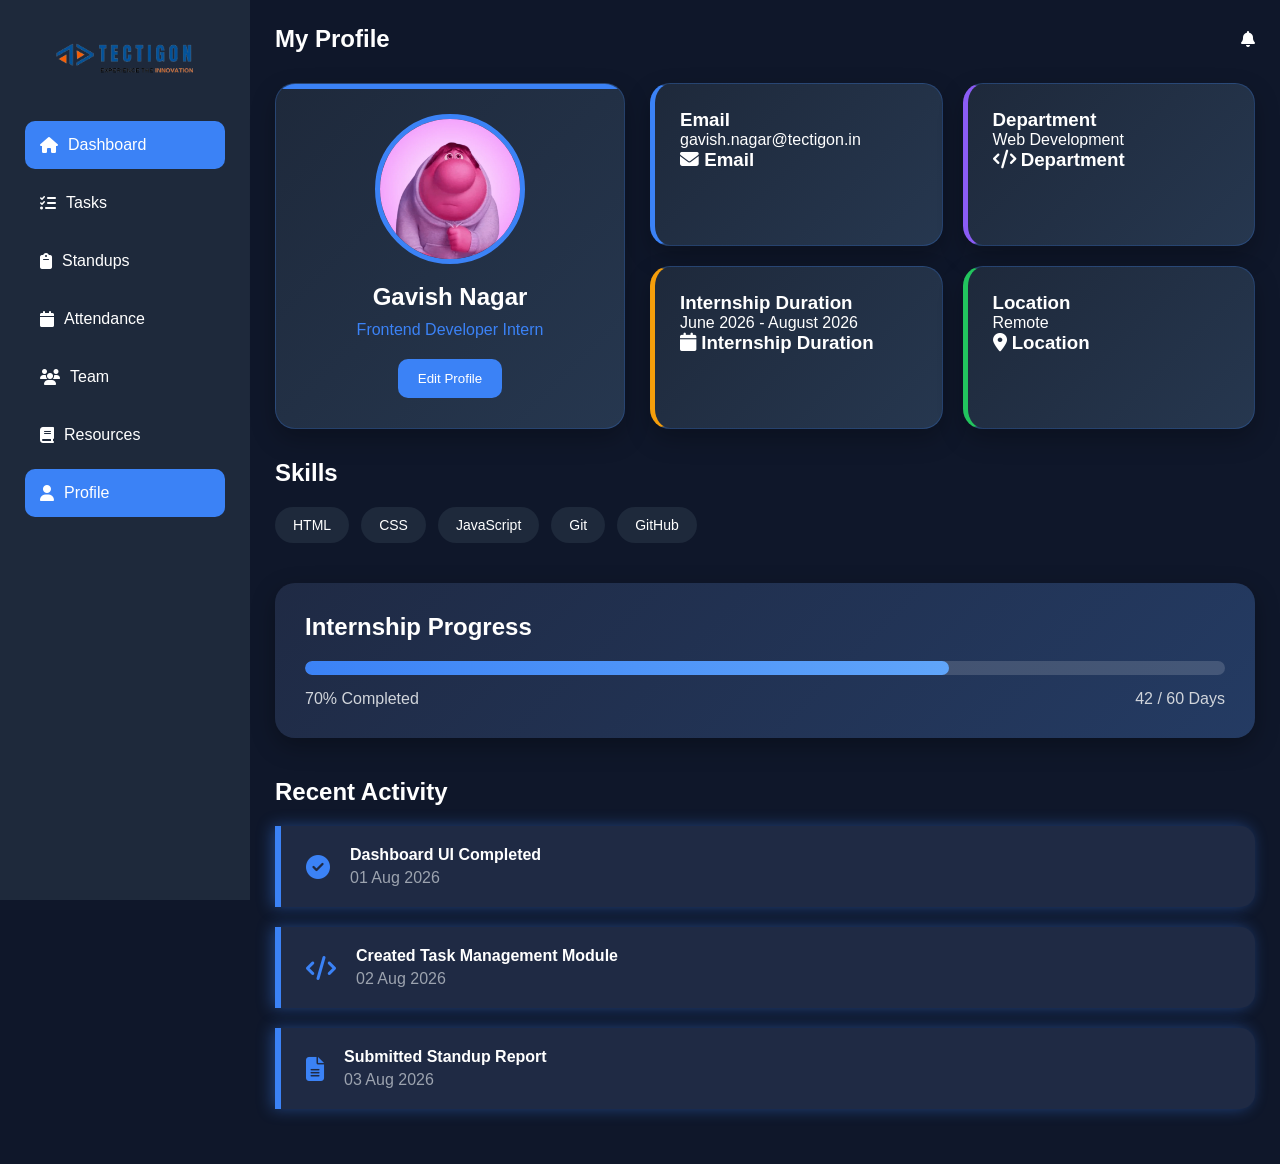
<file: profile.html>
<!DOCTYPE html>
<html lang="en">

<head>
    <meta charset="UTF-8">
    <meta name="viewport" content="width=device-width, initial-scale=1.0">
    <title>Profile - Tectigon Intern Hub</title>

    <link rel="stylesheet" href="css/style.css">

    <link rel="stylesheet" href="https://cdnjs.cloudflare.com/ajax/libs/font-awesome/6.5.1/css/all.min.css">
</head>

<body>

    <div class="container">

        <!-- Sidebar -->

        <aside class="sidebar">
            <div class="logo-section">
            <a href="index.html">
                <img src="images/image.png" alt="Tectigon Logo">
            </a>
            </div>            

            <!-- <div class="logo-section">
                <img src="images/image.png" alt="Tectigon Logo">
            </div> -->

            <ul>

                <li>
                    <a href="index.html">
                        <i class="fa-solid fa-house"></i>
                        Dashboard
                    </a>
                </li>

                <li>
                    <a href="tasks.html">
                        <i class="fa-solid fa-list-check"></i>
                        Tasks
                    </a>
                </li>

                <li>
                    <a href="standups.html">
                        <i class="fa-solid fa-clipboard"></i>
                        Standups
                    </a>
                </li>

                <li>
                    <a href="attendance.html">
                        <i class="fa-solid fa-calendar"></i>
                        Attendance
                    </a>
                </li>

                <li>
                    <a href="team.html">
                        <i class="fa-solid fa-users"></i>
                        Team
                    </a>
                </li>

                <li>
                    <a href="resources.html">
                        <i class="fa-solid fa-book"></i>
                        Resources
                    </a>
                </li>

                <li class="active">
                    <a href="profile.html">
                        <i class="fa-solid fa-user"></i>
                        Profile
                    </a>
                </li>

            </ul>

        </aside>

        <!-- Main Content -->

        <main class="main-content">

            <nav class="navbar">

                <h2>My Profile</h2>

                <div class="nav-right">
                    <i class="fa-solid fa-bell"></i>
                </div>

            </nav>

            <!-- Profile Section -->

            <section class="profile-container">

                <div class="profile-card">

                    <img src="images/mee.png" alt="Gavish" class="profile-avatar">

                    <h2>Gavish Nagar</h2>

                    <p class="profile-role">
                        Frontend Developer Intern
                    </p>

                    <button class="edit-btn">
                        Edit Profile
                    </button>

                </div>

                <div class="profile-info">

                    <div class="info-card email-card">

                        <h3>Email</h3>

                        <p>gavish.nagar@tectigon.in</p>
                        <h3>
                            <i class="fa-solid fa-envelope"></i>
                            Email
                        </h3>
                    </div>

                    <div class="info-card department-card">

                        <h3>Department</h3>

                        <p>Web Development</p>
                        <h3>
                            <i class="fa-solid fa-code"></i>
                            Department
                        </h3>
                    </div>

                    <div class="info-card duration-card">

                        <h3>Internship Duration</h3>

                        <p>June 2026 - August 2026</p>
                        <h3>
                            <i class="fa-solid fa-calendar"></i>
                            Internship Duration
                        </h3>
                    </div>

                    <div class="info-card location-card">

                        <h3>Location</h3>

                        <p>Remote</p>
                        <h3>
                            <i class="fa-solid fa-location-dot"></i>
                            Location
                        </h3>

                    </div>

                </div>

            </section>

            <!-- Skills -->

            <section class="skills-section">

                <h2>Skills</h2>

                <div class="skills-container">

                    <span class="skill-tag">HTML</span>

                    <span class="skill-tag">CSS</span>

                    <span class="skill-tag">JavaScript</span>

                    <span class="skill-tag">Git</span>

                    <span class="skill-tag">GitHub</span>

                </div>

            </section>

            <!-- Progress -->

            <section class="progress-card">

                <h2>Internship Progress</h2>

                <div class="progress-bar">
                    <div class="progress-fill"></div>
                </div>

                <div class="progress-text">
                    <span>70% Completed</span>
                    <span>42 / 60 Days</span>
                </div>

            </section>
            <section class="activity-section">

                <h2>Recent Activity</h2>

                <div class="activity-card">
                    <i class="fa-solid fa-circle-check"></i>

                    <div>
                        <h4>Dashboard UI Completed</h4>
                        <p>01 Aug 2026</p>
                    </div>
                </div>

                <div class="activity-card">
                    <i class="fa-solid fa-code"></i>

                    <div>
                        <h4>Created Task Management Module</h4>
                        <p>02 Aug 2026</p>
                    </div>
                </div>

                <div class="activity-card">
                    <i class="fa-solid fa-file-lines"></i>

                    <div>
                        <h4>Submitted Standup Report</h4>
                        <p>03 Aug 2026</p>
                    </div>
                </div>

            </section>

            <!-- Activity -->

            <section class="attendance-records">





            </section>

        </main>

    </div>


    <script src="js/script.js"></script>

</body>

</html>
</file>
<file: css/style.css>
* {
    margin: 0;
    padding: 0;
    box-sizing: border-box;
    font-family: 'Segoe UI', sans-serif;
}

body {
    background: #0f172a;
    color: white;
}

.container {
    display: flex;
    min-height: 100vh;
}



.sidebar {
    width: 250px;
    height: 100vh;
    background: #1e293b;
    padding: 25px;
    min-height: 100vh;
    position: sticky;
    top: 0;
}

.sidebar h2 {
    margin-bottom: 40px;
}

.sidebar ul {
    list-style: none;
}

.sidebar ul li {
    padding: 15px;
    margin-bottom: 10px;
    cursor: pointer;
    border-radius: 10px;
    transition: 0.3s;
}

.sidebar ul li:hover {
    background: #3b82f6;
    transform: translateX(5px);
}



.main-content {
    flex: 1;
    padding: 25px;
}

.navbar {
    display: flex;
    justify-content: space-between;
    align-items: center;
}

.nav-right {
    display: flex;
    gap: 20px;
    align-items: center;
}

.nav-right img {
    border-radius: 50%;
}



.cards {
    display: grid;
    grid-template-columns:
        repeat(auto-fit, minmax(200px, 1fr));

    gap: 20px;
    margin-top: 30px;
}

.card {
    background: #1e293b;
    padding: 25px;
    border-radius: 15px;
    transition: 0.3s;
}

.card:hover {
    transform: translateY(-5px);
}

.card h2 {
    color: #3b82f6;
}


.recent-tasks {
    margin-top: 40px;
}

table {
    width: 100%;
    margin-top: 20px;
    border-collapse: collapse;
}

th,
td {
    padding: 15px;
    text-align: left;
}

tr {
    border-bottom: 1px solid #334155;
}

.hero-banner {
    margin-top: 20px;
    padding: 30px;
    border-radius: 20px;

    display: flex;
    justify-content: space-between;
    align-items: center;

    background: linear-gradient(135deg,
            #2563eb,
            #1e40af);
}

.hero-btn {
    padding: 12px 24px;
    border: none;
    border-radius: 10px;
    cursor: pointer;
    font-weight: bold;
}

.card {
    background: #1e293b;
    border-radius: 20px;
    padding: 25px;

    transition: 0.3s;

    box-shadow:
        0 10px 25px rgba(0, 0, 0, 0.2);
}

.card:hover {
    transform: translateY(-8px);
}

.dashboard-grid {
    margin-top: 30px;

    display: grid;

    grid-template-columns:
        1fr 1fr;

    gap: 20px;
}

.attendance-card,
.meeting-card {
    background: #1e293b;
    padding: 25px;
    border-radius: 20px;
}

.recent-task-card,
.announcement-card {
    background: #1e293b;
    padding: 25px;
    border-radius: 20px;
}

.task-item {
    display: flex;
    justify-content: space-between;

    margin-top: 15px;

    padding: 15px;

    background: #0f172a;

    border-radius: 10px;
}

.completed {
    color: #22c55e;
}

.pending {
    color: #f59e0b;
}

.sidebar ul li:first-child {
    background: #3b82f6;
}

.search-box {
    width: 300px;
    padding: 12px;

    border: none;

    border-radius: 10px;

    background: #1e293b;
    color: white;
}

.task-grid {
    margin-top: 30px;

    display: grid;
    grid-template-columns:
        repeat(auto-fit, minmax(300px, 1fr));

    gap: 20px;
}

.task-card {
    background: #1e293b;
    padding: 20px;
    border-radius: 20px;

    transition: .3s;
}

.task-card:hover {
    transform: translateY(-5px);
}

.completed {
    color: #22c55e;
}

.pending {
    color: #f59e0b;
}

.task-controls {
    margin-top: 30px;

    display: flex;
    justify-content: space-between;
    gap: 20px;
}

#searchBox {
    flex: 1;

    padding: 12px;

    border: none;
    border-radius: 12px;

    background: #1e293b;
    color: white;
}

#addTaskBtn {
    padding: 12px 20px;

    border: none;
    border-radius: 12px;

    background: #3b82f6;
    color: white;

    cursor: pointer;
}

.filters {
    margin-top: 20px;

    display: flex;
    gap: 10px;
}

.filter-btn {
    padding: 10px 20px;

    border: none;

    border-radius: 10px;

    background: #1e293b;
    color: white;

    cursor: pointer;
}

.active-filter {
    background: #3b82f6;
}

.task-grid {
    margin-top: 30px;

    display: grid;

    grid-template-columns:
        repeat(auto-fit, minmax(300px, 1fr));

    gap: 20px;
}

.task-card {

    background: #1e293b;

    padding: 25px;

    border-radius: 20px;

    transition: .3s;
}

.task-card:hover {

    transform: translateY(-8px);

}

.task-card p {

    margin-top: 10px;

    color: #94a3b8;
}

.completed {

    display: inline-block;

    margin-top: 15px;

    color: #22c55e;

    font-weight: bold;
}

.pending {

    display: inline-block;

    margin-top: 15px;

    color: #f59e0b;

    font-weight: bold;
}

/* ACTIVE SIDEBAR */

.active {
    background: #3b82f6;
}

/* TASK CONTROLS */

.task-controls {
    margin-top: 30px;
    display: flex;
    gap: 20px;
}

#searchBox {
    flex: 1;
    padding: 12px;
    border: none;
    border-radius: 12px;
    background: #1e293b;
    color: white;
}

#addTaskBtn {
    padding: 12px 20px;
    border: none;
    border-radius: 12px;
    background: #3b82f6;
    color: white;
    cursor: pointer;
}

/* FILTERS */

.filters {
    margin-top: 20px;
    display: flex;
    gap: 10px;
}

.filter-btn {
    padding: 10px 20px;
    border: none;
    border-radius: 10px;
    background: #1e293b;
    color: white;
    cursor: pointer;
}

.active-filter {
    background: #3b82f6;
}

/* TASK GRID */

.task-grid {
    margin-top: 30px;

    display: grid;

    grid-template-columns:
        repeat(auto-fit, minmax(300px, 1fr));

    gap: 20px;
}

/* TASK CARD */

.task-card {
    background: #1e293b;
    padding: 25px;
    border-radius: 20px;
    transition: .3s;
}

.task-card:hover {
    transform: translateY(-8px);
}

.task-card p {
    margin-top: 10px;
    color: #94a3b8;
}

/* STATUS */

.completed {
    display: inline-block;
    margin-top: 15px;
    color: #22c55e;
    font-weight: bold;
}

.pending {
    display: inline-block;
    margin-top: 15px;
    color: #f59e0b;
    font-weight: bold;
}

.active {
    background: #3b82f6;
    border-radius: 10px;
}

.standup-container {

    margin-top: 30px;

    background: #1e293b;

    padding: 30px;

    border-radius: 20px;

    display: flex;

    flex-direction: column;

    gap: 15px;
}

.standup-container textarea {

    min-height: 120px;

    resize: none;

    border: none;

    border-radius: 12px;

    background: #0f172a;

    color: white;

    padding: 15px;
}

.submit-btn {

    width: 200px;

    padding: 12px;

    border: none;

    border-radius: 12px;

    background: #3b82f6;

    color: white;

    cursor: pointer;
}

.submit-btn:hover {

    opacity: .9;
}

.last-standup {

    margin-top: 20px;

    background: #0f172a;

    padding: 20px;

    border-radius: 15px;
}

/* STANDUP PAGE */

.standup-container {
    margin-top: 30px;
    background: #1e293b;
    padding: 30px;
    border-radius: 20px;

    display: flex;
    flex-direction: column;
    gap: 15px;
}

.standup-container h2 {
    margin-bottom: 10px;
}

.standup-container label {
    font-weight: 600;
}

.standup-container textarea {
    min-height: 120px;

    background: #0f172a;

    border: none;

    border-radius: 12px;

    padding: 15px;

    color: white;

    resize: none;
}

.submit-btn {
    margin-top: 10px;

    width: 220px;

    padding: 12px;

    border: none;

    border-radius: 12px;

    background: #3b82f6;

    color: white;

    font-size: 15px;

    cursor: pointer;

    transition: .3s;
}

.submit-btn:hover {
    transform: translateY(-2px);
}

.last-standup {
    margin-top: 30px;
}

.standup-card {
    margin-top: 15px;

    background: #1e293b;

    padding: 25px;

    border-radius: 20px;
}

.standup-card h4 {
    color: #3b82f6;
    margin-top: 15px;
}

.standup-card p {
    color: #94a3b8;
    margin-top: 8px;
}

.sidebar a {
    text-decoration: none;
    color: white;
    display: flex;
    align-items: center;
    gap: 10px;
}

.active {
    background: #3b82f6;
}

/* ATTENDANCE PAGE */

.attendance-container {
    margin-top: 30px;

    display: grid;

    grid-template-columns:
        repeat(auto-fit, minmax(350px, 1fr));

    gap: 20px;
}

.attendance-card {
    background: #1e293b;
    padding: 25px;
    border-radius: 20px;
}

.calendar-section {
    margin-top: 30px;
}

.calendar {
    margin-top: 20px;

    display: grid;

    grid-template-columns:
        repeat(7, 1fr);

    gap: 10px;
}

.day {
    height: 50px;

    display: flex;

    align-items: center;

    justify-content: center;

    border-radius: 10px;

    font-weight: bold;
}

.present {
    background: #22c55e;
    color: white;
}

.absent {
    background: #ef4444;
    color: white;
}

.attendance-records {
    margin-top: 30px;
}

.present-text {
    color: #22c55e;
    font-weight: bold;
}

.absent-text {
    color: #ef4444;
    font-weight: bold;
}

.progress {
    width: 100%;
    height: 12px;
    background: #334155;
    border-radius: 20px;
    margin: 20px 0;
}

.progress-fill {
    width: 92%;
    height: 100%;
    background: #3b82f6;
    border-radius: 20px;
}

/* ========================= */
/* TEAM PAGE */
/* ========================= */

.team-grid {

    margin-top: 30px;

    display: grid;

    grid-template-columns:
        repeat(auto-fit, minmax(280px, 1fr));

    gap: 20px;
}

.member-card {

    background: #1e293b;

    padding: 25px;

    border-radius: 20px;

    text-align: center;

    transition: .3s;

    box-shadow:
        0 8px 25px rgba(0, 0, 0, 0.2);
}

.member-card:hover {

    transform: translateY(-8px);
}

.member-card img {

    width: 100px;

    height: 100px;

    border-radius: 50%;

    object-fit: cover;

    margin-bottom: 15px;
}

.member-card h3 {

    margin-bottom: 8px;
}

.role {

    color: #3b82f6;

    font-weight: 600;

    margin-bottom: 15px;
}

.skills {

    display: flex;

    justify-content: center;

    flex-wrap: wrap;

    gap: 8px;
}

.skills span {

    background: #0f172a;

    padding: 8px 12px;

    border-radius: 20px;

    font-size: 13px;
}

/* ========================= */
/* RESOURCES PAGE */
/* ========================= */

.resource-controls {

    margin-top: 30px;
}

.resource-search {

    width: 100%;

    padding: 15px;

    border: none;

    border-radius: 12px;

    background: #1e293b;

    color: white;

    font-size: 15px;
}

.resource-grid {

    margin-top: 30px;

    display: grid;

    grid-template-columns:
        repeat(auto-fit, minmax(280px, 1fr));

    gap: 20px;
}

.resource-card {

    background: #1e293b;

    padding: 25px;

    border-radius: 20px;

    transition: .3s;

    box-shadow:
        0 8px 25px rgba(0, 0, 0, 0.2);
}

.resource-card:hover {

    transform: translateY(-8px);
}

.resource-icon {

    font-size: 42px;

    color: #3b82f6;

    margin-bottom: 15px;
}

.resource-card h3 {

    margin-bottom: 10px;
}

.resource-card p {

    color: #94a3b8;

    line-height: 1.6;
}

.resource-card button {

    margin-top: 20px;

    padding: 10px 18px;

    border: none;

    border-radius: 10px;

    background: #3b82f6;

    color: white;

    cursor: pointer;

    transition: .3s;
}

.resource-card button:hover {

    opacity: .9;
}

/* ========================= */
/* PROFILE PAGE */
/* ========================= */

.profile-container {

    margin-top: 30px;

    display: grid;

    grid-template-columns: 350px 1fr;

    gap: 25px;
}

.profile-card {

    background: #1e293b;

    padding: 30px;

    border-radius: 20px;

    text-align: center;
}

.profile-card img {

    width: 150px;

    height: 150px;

    object-fit: cover;

    border-radius: 50%;

    border: 5px solid #3b82f6;
}

.profile-role {

    color: #3b82f6;

    margin-top: 10px;
}

.edit-btn {

    margin-top: 20px;

    padding: 12px 20px;

    border: none;

    border-radius: 10px;

    background: #3b82f6;

    color: white;

    cursor: pointer;
}

.profile-info {

    display: grid;

    grid-template-columns:
        repeat(auto-fit, minmax(250px, 1fr));

    gap: 20px;
}

.info-card {

    background: #1e293b;

    padding: 25px;

    border-radius: 20px;

}

.skills-section {

    margin-top: 30px;
}

.profile-progress-fill {

    width: 70%;

    height: 100%;

    background: #3b82f6;

    border-radius: 20px;
}

.card-link {
    text-decoration: none;
    color: white;
}

.card {
    cursor: pointer;
    transition: 0.3s;
}

.card:hover {
    transform: translateY(-8px);
    box-shadow: 0 10px 25px rgba(59, 130, 246, 0.25);
}

.filter-btn {
    padding: 10px 20px;
    border: none;
    border-radius: 10px;
    cursor: pointer;
    transition: 0.3s;
}

.active-filter {
    background: #3b82f6;
    color: white;
}

.resource-btn {

    background: #3b82f6;

    color: white;

    border: none;

    padding: 12px 20px;

    border-radius: 10px;

    cursor: pointer;

    transition: 0.3s;
}

.resource-btn:hover {

    transform: translateY(-3px);

    background: #2563eb;
}

.logo-section {

    display: flex;

    align-items: center;

    gap: 12px;

    margin-bottom: 40px;
}

.logo-section img {

    width: 120px;

    height: auto;

    object-fit: contain;

}

.logo-section img {

    width: 180px;

    height: auto;

}

.logo-section {

    display: flex;

    justify-content: center;

    align-items: center;

    margin-bottom: 40px;

    padding-top: 10px;
}

.logo-section img {

    width: 150px;

    height: auto;
}

.team-card {

    transition: 0.3s;
}

.team-card:hover {

    transform: translateY(-8px);

    box-shadow: 0 0 25px rgba(59, 130, 246, .3);
}

.profile-avatar {
    width: 120px;
    height: 120px;
    border-radius: 50%;
    object-fit: cover;
    border: 4px solid #3b82f6;
    margin-bottom: 15px;
}

.skills-container {
    display: flex;
    flex-wrap: wrap;
    gap: 12px;
    margin: 20px 0;
}

.skill-tag {
    background: #1e293b;
    color: white;
    padding: 10px 18px;
    border-radius: 25px;
    font-size: 14px;
    font-weight: 500;
    transition: 0.3s;
}

.skill-tag:hover {
    background: #3b82f6;
    cursor: pointer;
}

.skills-container {
    margin-bottom: 40px;
}

.profile-card,
.info-card {
    background: linear-gradient(135deg,
            #1e293b,
            #26374f);

    border: 1px solid rgba(59, 130, 246, 0.25);

    border-radius: 20px;

    box-shadow: 0 10px 25px rgba(0, 0, 0, 0.25);

    transition: 0.3s;
}

.profile-card:hover,
.info-card:hover {
    transform: translateY(-5px);

    border-color: #3b82f6;

    box-shadow:
        0 15px 30px rgba(59, 130, 246, 0.25);
}

.email-card {
    border-left: 5px solid #3b82f6;
}

.department-card {
    border-left: 5px solid #8b5cf6;
}

.location-card {
    border-left: 5px solid #22c55e;
}

.duration-card {
    border-left: 5px solid #f59e0b;
}

.profile-card {
    position: relative;
    overflow: hidden;
}

.profile-card::before {
    content: "";

    position: absolute;

    top: 0;
    left: 0;

    width: 100%;
    height: 5px;

    background: #3b82f6;
}

.progress-card {
    background: linear-gradient(135deg, #1f2a44, #243b63);
    padding: 30px;
    border-radius: 20px;
    margin-top: 30px;
    box-shadow: 0 8px 25px rgba(0, 0, 0, 0.3);
}

.progress-card h2 {
    margin-bottom: 20px;
    color: white;
}

.progress-bar {
    width: 100%;
    height: 14px;
    background: rgba(255, 255, 255, 0.15);
    border-radius: 30px;
    overflow: hidden;
}

.progress-fill {
    width: 70%;
    height: 100%;
    background: linear-gradient(90deg, #3b82f6, #60a5fa);
    border-radius: 30px;
}

.progress-text {
    margin-top: 15px;
    display: flex;
    justify-content: space-between;
    color: #d1d5db;
}

.activity-section {
    margin-top: 40px;
}

.activity-section h2 {
    margin-bottom: 20px;
}

.activity-card {
    background: #1f2a44;

    border-left: 6px solid #3b82f6;

    box-shadow:
        -3px 0 15px rgba(59, 130, 246, 0.4);

    padding: 20px 25px;
    margin-bottom: 20px;

    border-radius: 0 15px 15px 0;

    display: flex;
    align-items: center;
    gap: 20px;
}

.sidebar {
    min-height: 100vh;
}

.sidebar {
    height: 100vh;
}

.activity-card:hover {
    transform: translateX(8px);
}

.activity-card i {
    font-size: 24px;
    color: #3b82f6;
}

.activity-card h4 {
    margin: 0;
}

.activity-card p {
    margin-top: 5px;
    color: #9ca3af;
}

.team-card {
    background: linear-gradient(145deg,
            #24344f,
            #1f2a44);

    border-radius: 25px;

    padding: 30px;

    text-align: center;

    transition: 0.3s;

    box-shadow: 0 10px 25px rgba(0, 0, 0, 0.25);
}

.team-card:hover {
    transform: translateY(-8px);

    box-shadow:
        0 15px 30px rgba(59, 130, 246, 0.25);
}

.team-card img {

    width: 130px;
    height: 130px;

    border-radius: 50%;

    object-fit: cover;

    border: 4px solid #3b82f6;

    margin-bottom: 20px;
}

.team-card h3 {

    font-size: 28px;

    margin-bottom: 10px;

    color: white;
}

.team-card p {

    color: #3b82f6;

    font-size: 20px;

    margin-bottom: 20px;
}

.skills {
    display: flex;
    justify-content: center;
    flex-wrap: wrap;
    gap: 10px;
}

.skills span {

    background: #0f172a;

    color: white;

    padding: 8px 16px;

    border-radius: 25px;

    font-size: 14px;
}

/* =========================
   TEAM PAGE
========================= */

.team-grid {
    display: grid;
    grid-template-columns: repeat(auto-fit, minmax(320px, 1fr));
    gap: 30px;
    margin-top: 30px;
}

.member-card {
    background: linear-gradient(145deg,
            rgba(35, 49, 76, 0.95),
            rgba(28, 40, 63, 0.95));

    border: 1px solid rgba(255, 255, 255, 0.05);

    border-radius: 25px;

    padding: 35px 25px;

    text-align: center;

    transition: 0.3s ease;

    box-shadow: 0 10px 25px rgba(0, 0, 0, 0.25);

    position: relative;

    overflow: hidden;
}

.member-card:hover {
    transform: translateY(-8px);

    box-shadow: 0 15px 35px rgba(59, 130, 246, 0.25);
}

.member-card::before {
    content: "";

    position: absolute;

    top: 0;
    left: 0;

    width: 100%;
    height: 5px;

    background: linear-gradient(90deg,
            #3b82f6,
            #60a5fa);
}

.member-card img {
    width: 130px;

    height: 130px;

    border-radius: 50%;

    object-fit: cover;

    border: 5px solid #3b82f6;

    margin-bottom: 20px;
}

.member-card h3 {
    color: white;

    font-size: 28px;

    margin-bottom: 10px;
}

.member-card .role {
    color: #3b82f6;

    font-size: 18px;

    font-weight: 600;

    margin-bottom: 20px;
}

.skills {
    display: flex;

    justify-content: center;

    flex-wrap: wrap;

    gap: 10px;
}

.skills span {
    background: rgba(59, 130, 246, 0.15);

    color: white;

    padding: 10px 18px;

    border-radius: 30px;

    font-size: 14px;

    font-weight: 500;

    border: 1px solid rgba(59, 130, 246, 0.25);
}

.member-card:hover .skills span {
    background: rgba(59, 130, 246, 0.25);
}

.member-card {
    background: linear-gradient(145deg,
            rgba(35, 49, 76, 0.95),
            rgba(28, 40, 63, 0.95));

    border-radius: 20px;

    padding: 25px 20px;

    text-align: center;

    transition: 0.3s ease;

    box-shadow: 0 8px 20px rgba(0, 0, 0, 0.25);

    min-height: 280px;
}



.member-card img {
    width: 90px;
    height: 90px;

    border-radius: 50%;
    object-fit: cover;

    border: 4px solid #3b82f6;

    margin-bottom: 15px;
}

.member-card h3 {
    font-size: 22px;
    margin-bottom: 8px;
}

.member-card .role {
    font-size: 16px;
    margin-bottom: 15px;
}

.skills span {
    padding: 8px 14px;

    font-size: 13px;

    border-radius: 20px;
}

.team-grid {
    max-width: 1400px;
}

.resource-card {
    background: linear-gradient(145deg,
            rgba(35, 49, 76, 0.95),
            rgba(28, 40, 63, 0.95));

    border-radius: 20px;

    padding: 25px;

    min-height: 260px;

    transition: 0.3s ease;

    box-shadow: 0 8px 20px rgba(0, 0, 0, 0.25);

    border: 1px solid rgba(255, 255, 255, 0.05);

    position: relative;

    overflow: hidden;
}

.resource-card:hover {
    transform: translateY(-8px);

    box-shadow: 0 15px 35px rgba(59, 130, 246, 0.25);
}

.resource-card::before {
    content: "";

    position: absolute;

    top: 0;
    left: 0;

    width: 100%;
    height: 4px;

    background: linear-gradient(90deg,
            #3b82f6,
            #60a5fa);
}

.resource-card i {
    font-size: 55px;

    color: #3b82f6;

    margin-bottom: 20px;
}

.resource-card h3 {
    font-size: 28px;

    color: white;

    margin-bottom: 15px;
}

.resource-card p {
    color: #a8b3cf;

    line-height: 1.8;

    margin-bottom: 25px;

    font-size: 16px;
}

.resource-btn {
    display: inline-block;

    background: linear-gradient(135deg,
            #3b82f6,
            #60a5fa);

    color: white;

    text-decoration: none;

    padding: 12px 24px;

    border-radius: 12px;

    font-weight: 600;

    transition: 0.3s ease;
}

.resource-btn:hover {
    transform: translateY(-3px);

    box-shadow: 0 8px 20px rgba(59, 130, 246, 0.35);
}
.resources-grid{
    display:grid;

    grid-template-columns:
    repeat(auto-fit,minmax(260px,1fr));

    gap:30px;

    margin-top:30px;
}
</file>
